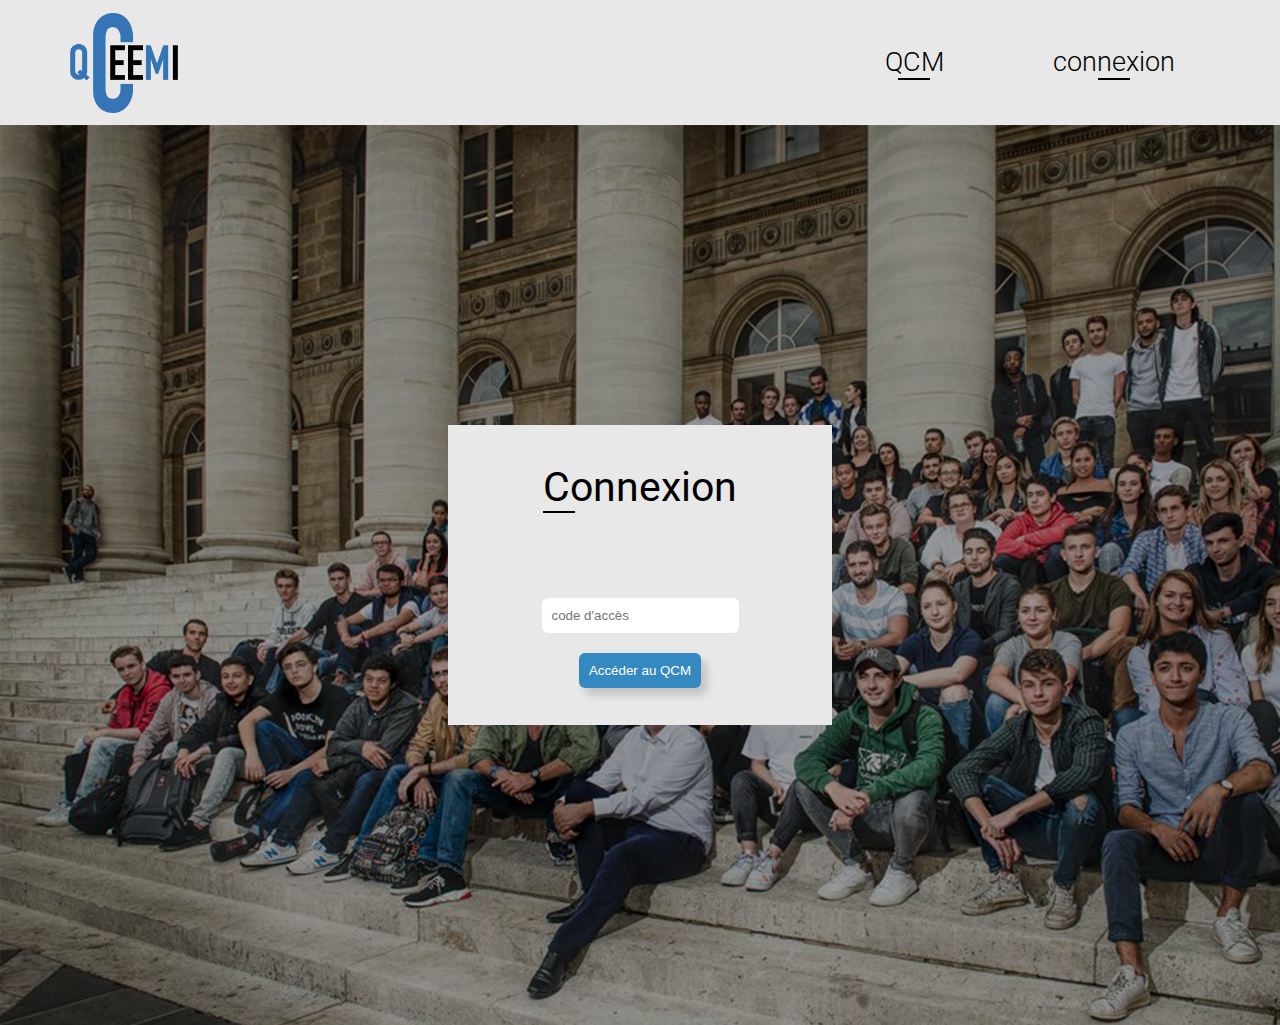
<file: workshop/Index.html>
<!DOCTYPE html>
<html>
    <head>
        <meta charset="utf-8">
        <link rel="stylesheet" href="style_index.css">
        <link href="https://fonts.googleapis.com/css?family=Roboto:100,300,300i,400,400i,500,500i,700,900&display=swap" rel="stylesheet">
        <title>QCEEMI</title>
    </head>
    <body>
        <header> <!--nav barre-->
            <div class="logo">
                <img src="logo.png" alt="logo" class="logo_img">
            </div>
            <div class="nav">
                <div class="menu">
                    <a href="">QCM</a>
                    <div class="underline"></div>
                </div>
                <div class="menu">
                    <a href="">connexion</a>
                <div class="underline"></div>
                </div>
            </div>
        </header>
        <main>
            <section>
                <div class="title">
                    <div>Connexion</div>
                    <div class="separation"></div>
                </div>
                <div class="conexion">
                    <div class="code"><input type="password" placeholder="code d'accès" required></div>
                    <div class="button"><input type="button" value="Accéder au QCM" OnClick="lien_page"/></div>
                </div>
            </section>
        </main>
    </body>
</html>
</file>
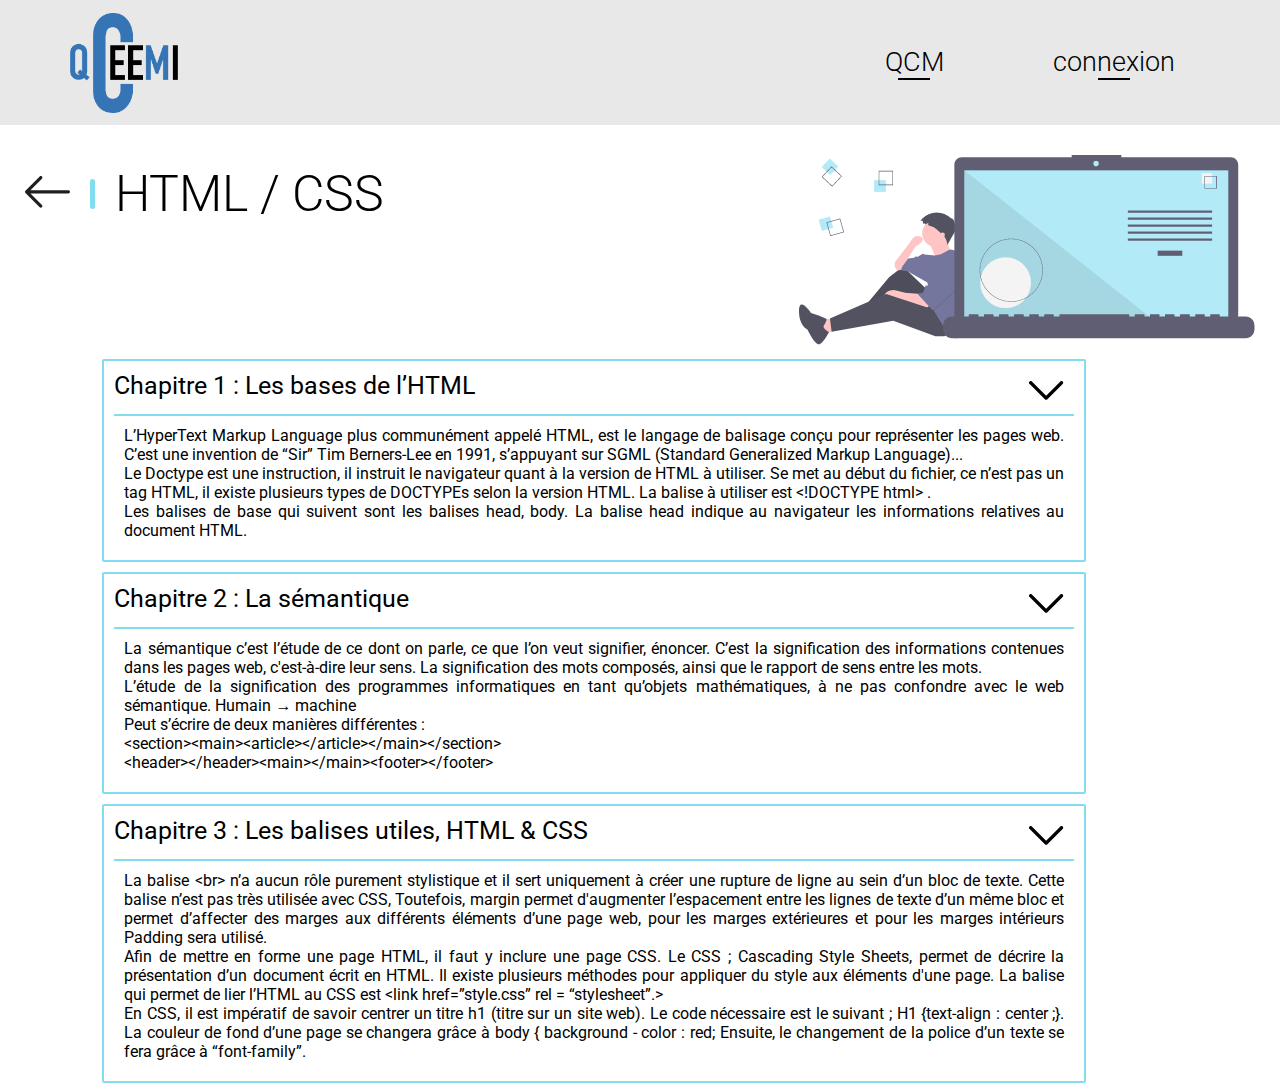
<file: workshop/dev.html>
<!DOCTYPE html>
<html>
    <head>
        <meta charset="utf-8">
        <link rel="stylesheet" href="style_dev.css">
        <link href="https://fonts.googleapis.com/css?family=Roboto:100,300,300i,400,400i,500,500i,700,900&display=swap" rel="stylesheet">
        <title>HTML / CSS</title>
    </head>
    <body>
        <header> <!--nav barre-->
            <div class="logo">
                <img src="logo.png" alt="logo" class="logo_img">
            </div>
            <div class="nav">
                <div class="menu">
                    <a href="">QCM</a>
                    <div class="underline"></div>
                </div>
                <div class="menu">
                    <a href="index.html">connexion</a>
                <div class="underline"></div>
                </div>
            </div>
        </header>
        <main>
            <section class="upper">
                <div class="title">
                    <div class="arrow">
                        <img src="right-arrow.png" alt="flèche">
                    </div>
                    <div class="barre">
                        <hr>
                    </div>
                    <div class="title_text">
                        HTML / CSS
                    </div>
                </div>
                <div class="icon">
                    <img src="icon2.png" alt="icone">
                </div>
            </section>
            <section class="principal">
                <div  class="chap"> 
                    <div class="visible">
                        <div class="visible_title">
                            Chapitre 1 : Les bases de l’HTML
                        </div>
                        <div class="down">
                            <img src="back.png" alt="ci-dessous">
                        </div>
                    </div>
                    <div class="cache">
                        L’HyperText Markup Language plus communément appelé HTML, est le langage de balisage conçu pour représenter les pages web.
                        C’est une  invention de “Sir” Tim Berners-Lee en 1991, s’appuyant sur SGML (Standard Generalized Markup Language)... <br>
                        Le Doctype est une instruction, il instruit le navigateur quant à la version de HTML à utiliser. Se met au début du fichier,
                         ce n’est pas un tag HTML, il existe plusieurs types de DOCTYPEs selon la version HTML. La balise à utiliser est &lt!DOCTYPE html&gt . <br>
                        Les balises de base qui suivent sont les balises head, body. La balise head indique au navigateur les informations relatives au document HTML. 
                    </div>
                </div>
                <div  class="chap"> 
                    <div class="visible">
                        <div class="visible_title">
                            Chapitre 2 : La sémantique
                        </div>
                        <div class="down">
                            <img src="back.png" alt="ci-dessous">
                        </div>
                    </div>
                    <div class="cache">
                        La sémantique c’est l’étude de ce dont on parle, ce que l’on veut signifier, énoncer. C’est la signification des informations 
                        contenues dans les pages web, c'est-à-dire leur sens. La signification des mots composés, ainsi que le rapport de sens entre les mots. <br>
                        L’étude de la signification des programmes informatiques en tant qu’objets mathématiques, à ne pas confondre avec le web sémantique. 
                        Humain → machine <br>
                        Peut s’écrire de deux manières différentes : <br>
                        &ltsection&gt&ltmain&gt&ltarticle&gt&lt/article&gt&lt/main&gt&lt/section&gt  <br>
                        &ltheader&gt&lt/header&gt&ltmain&gt&lt/main&gt&ltfooter&gt&lt/footer&gt

                    </div>
                </div>
                <div  class="chap"> 
                    <div class="visible">
                        <div class="visible_title">
                            Chapitre 3 : Les balises utiles, HTML & CSS
                        </div>
                        <div class="down">
                            <img src="back.png" alt="ci-dessous">
                        </div>
                    </div>
                    <div class="cache">
                        La balise &ltbr&gt n’a aucun rôle purement stylistique et il sert uniquement à créer une rupture de ligne au sein d’un bloc 
                        de texte. Cette balise n’est pas très utilisée avec CSS, Toutefois, margin permet d'augmenter l’espacement entre les lignes 
                        de texte d’un même bloc et permet d’affecter des marges aux différents éléments d’une page web, pour les marges extérieures 
                        et pour les marges intérieurs Padding sera utilisé. <br>
                        Afin de mettre en forme une page HTML, il faut y inclure une page CSS. Le CSS ; Cascading Style Sheets, permet de décrire la 
                        présentation d’un document écrit en HTML. Il existe plusieurs méthodes pour appliquer du style aux éléments d'une page.  
                        La balise qui permet  de lier l’HTML au CSS  est &ltlink href=”style.css” rel = “stylesheet”.&gt <br>
                        En CSS, il est impératif de savoir centrer un titre h1 (titre sur un site web). Le code nécessaire est le suivant ;  
                        H1 {text-align : center ;}. La couleur de fond d’une page se changera grâce à body { background - color : red;                             
                        Ensuite, le changement de la police d’un texte se fera grâce à “font-family”. 
                    </div>
                </div>
            </section>
        </main>
    </body>
</html>
</file>
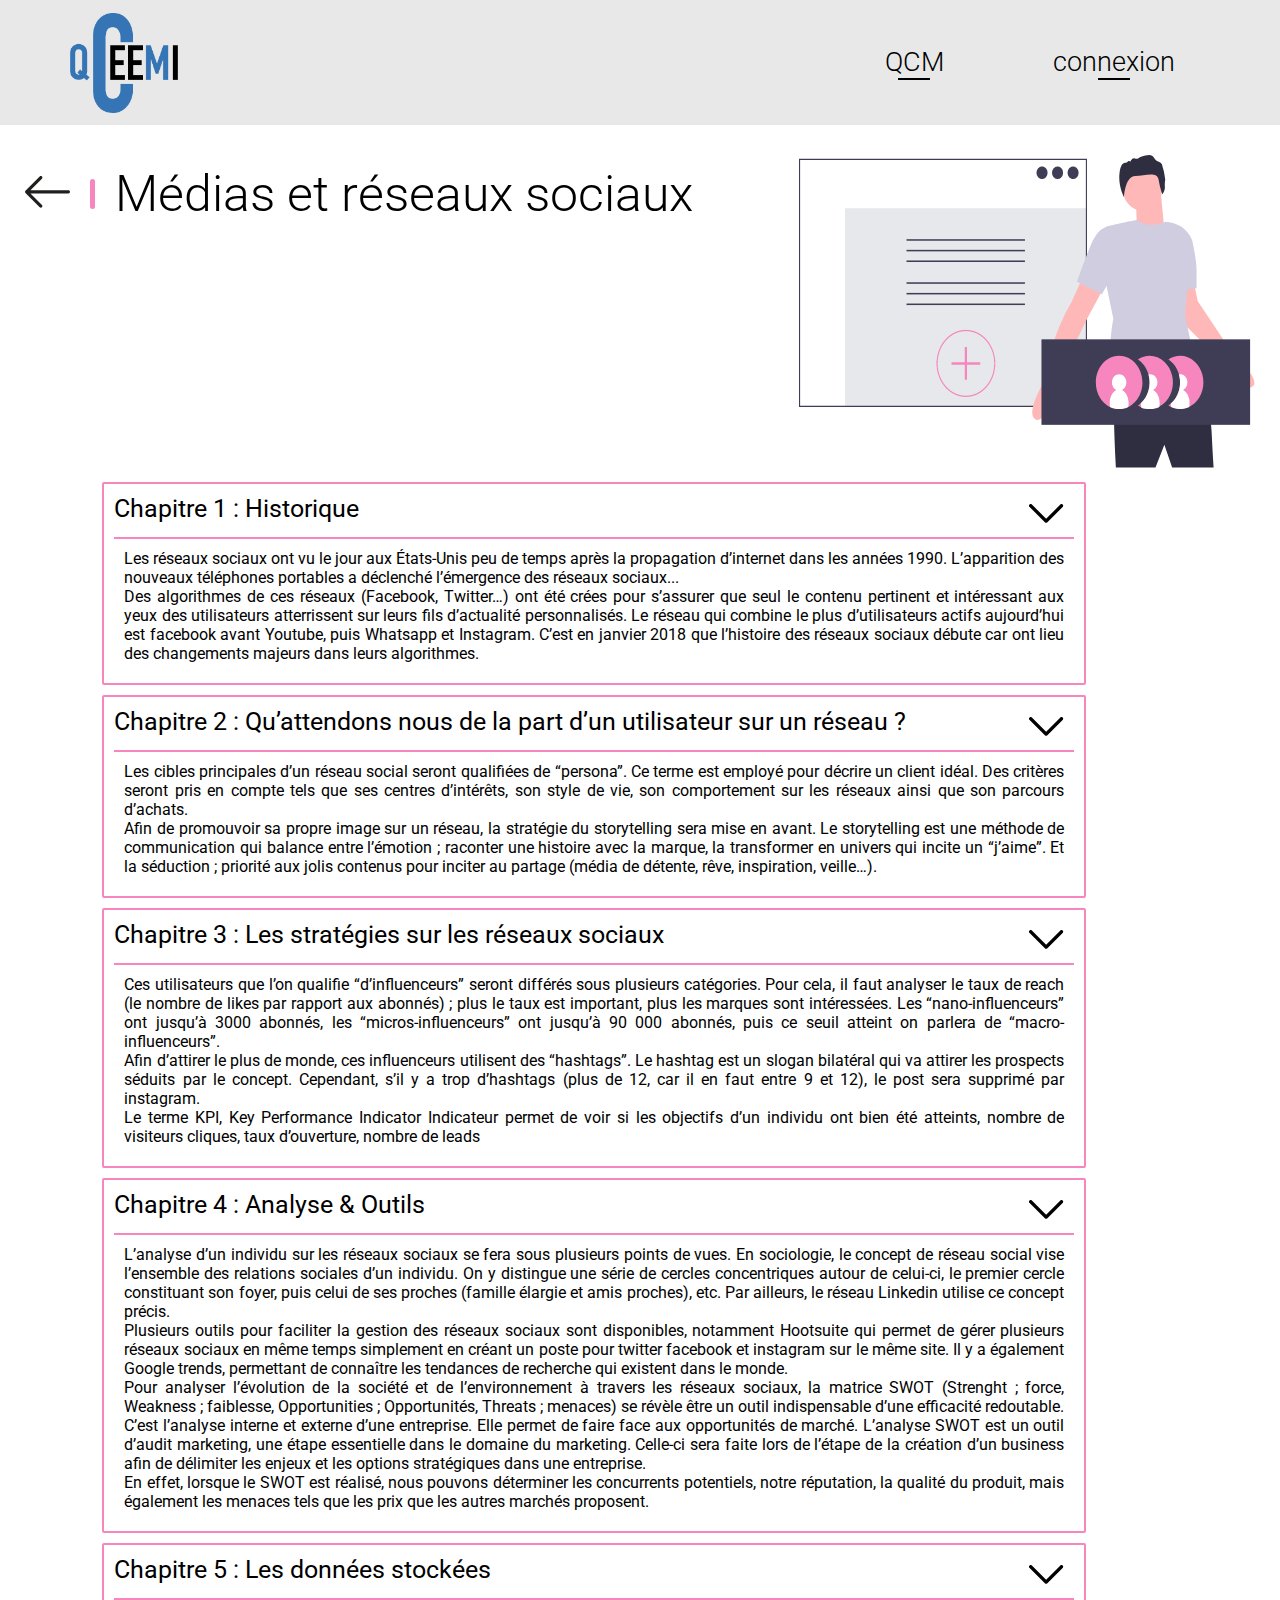
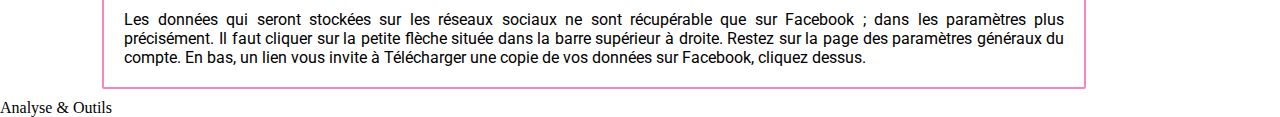
<file: workshop/medias.html>
<!DOCTYPE html>
<html lang="fr">
<head>
    <meta charset="UTF-8">
    <link rel="stylesheet" href="style_medias.css">
    <link href="https://fonts.googleapis.com/css?family=Roboto:100,300,300i,400,400i,500,500i,700,900&display=swap" rel="stylesheet">
    <title>Médias et réseaux sociaux</title>
</head>
<body>
    <header> <!--nav barre-->
        <div class="logo">
            <img src="logo.png" alt="logo" class="logo_img">
        </div>
        <div class="nav">
            <div class="menu">
                <a href="">QCM</a>
                <div class="underline"></div>
            </div>
            <div class="menu">
                <a href="index.html">connexion</a>
                <div class="underline"></div>
            </div>
        </div>
    </header>
    <main>
        <section class="upper">
            <div class="title">
                <div class="arrow">
                    <img src="right-arrow.png" alt="flèche">
                </div>
                <div class="barre">
                    <hr>
                </div>
                <div class="title_text">
                    Médias et réseaux sociaux
                </div>
            </div>
            <div class="icon">
                <img src="icon.png" alt="icone">
            </div>

        </section>
        <section class="principal">
            <div  class="chap"> 
                <div class="visible">
                    <div class="visible_title">
                        Chapitre 1 : Historique
                    </div>
                    <div class="down">
                        <img src="back.png" alt="ci-dessous">
                    </div>
                </div>
                <div class="cache">
                        Les réseaux sociaux ont vu le jour aux États-Unis peu de temps après la propagation d’internet dans les années 1990.
                        L’apparition des nouveaux téléphones portables a déclenché l’émergence des réseaux sociaux... <br>
                        Des algorithmes de ces réseaux (Facebook, Twitter…) ont été crées pour s’assurer que seul le contenu pertinent et 
                        intéressant aux yeux des utilisateurs atterrissent sur leurs fils d’actualité personnalisés. Le réseau qui combine le 
                        plus d’utilisateurs actifs aujourd’hui est facebook avant Youtube, puis Whatsapp et Instagram.   C’est en janvier  2018  
                        que l’histoire des réseaux sociaux débute car ont lieu des changements majeurs dans leurs algorithmes.
                </div>
            </div>
            <div  class="chap"> 
                <div class="visible">
                    <div class="visible_title">
                        Chapitre 2 : Qu’attendons nous de la part d’un utilisateur sur un réseau ? 
                    </div>
                    <div class="down">
                        <img src="back.png" alt="ci-dessous">
                    </div>
                </div>
                <div class="cache">
                        Les cibles principales d’un réseau social seront qualifiées de “persona”. Ce terme est employé pour décrire un client idéal.
                        Des critères seront pris en compte tels que ses centres d’intérêts, son style de vie, son comportement sur les réseaux ainsi
                        que son parcours d’achats. <br>
                        Afin de promouvoir sa propre image sur un réseau, la stratégie du storytelling sera mise en avant. Le storytelling est une 
                        méthode de communication qui balance entre l’émotion ; raconter une histoire avec la marque, la transformer en univers qui 
                        incite un “j’aime”. Et la séduction ; priorité aux jolis contenus pour inciter au partage (média de détente, rêve, inspiration, veille…).
                </div>
            </div>
            <div  class="chap"> 
                    <div class="visible">
                        <div class="visible_title">
                            Chapitre 3 : Les stratégies sur les réseaux sociaux 
                        </div>
                        <div class="down">
                            <img src="back.png" alt="ci-dessous">
                        </div>
                    </div>
                    <div class="cache">
                        Ces utilisateurs que l’on qualifie “d’influenceurs” seront différés sous plusieurs catégories. Pour cela, il faut analyser le 
                        taux de reach (le nombre de likes par rapport aux abonnés) ; plus le taux est important, plus les marques sont intéressées.
                        Les “nano-influenceurs” ont jusqu’à 3000 abonnés, les “micros-influenceurs” ont jusqu’à 90 000 abonnés, puis ce seuil atteint 
                        on parlera de “macro-influenceurs”.<br>
                        Afin d’attirer le plus de monde, ces  influenceurs utilisent des “hashtags”. Le hashtag est un slogan bilatéral qui va attirer  
                        les prospects séduits par le concept.  Cependant, s’il y a trop d’hashtags (plus de 12, car il en faut entre 9 et 12), le post 
                        sera supprimé par instagram. <br>
                        Le terme KPI, Key Performance Indicator Indicateur  permet de voir si les objectifs d’un individu ont bien été atteints, nombre 
                        de visiteurs cliques, taux d’ouverture, nombre de leads
                    </div>
                </div>
                <div  class="chap"> 
                    <div class="visible">
                        <div class="visible_title">
                            Chapitre 4 : Analyse & Outils 
                        </div>
                        <div class="down">
                            <img src="back.png" alt="ci-dessous">
                        </div>
                    </div>
                    <div class="cache">
                        L’analyse d’un individu sur les réseaux sociaux se fera sous plusieurs points de vues. En sociologie, le concept de réseau 
                        social vise l’ensemble des relations sociales d’un individu. On y distingue une série de cercles concentriques autour de 
                        celui-ci, le premier cercle constituant son foyer, puis celui de ses proches (famille élargie et amis proches), etc. 
                        Par ailleurs, le réseau  Linkedin utilise ce concept précis. <br>
                        Plusieurs outils pour faciliter la gestion des réseaux sociaux sont disponibles, notamment  Hootsuite qui permet de gérer 
                        plusieurs réseaux sociaux en même temps simplement en créant un poste pour twitter facebook et instagram sur le même site. 
                        Il y a également Google trends, permettant de connaître les tendances de recherche qui existent dans le monde. <br>
                        Pour analyser l’évolution de la société et de l’environnement à travers les réseaux sociaux,  la matrice SWOT (Strenght ; 
                        force, Weakness ; faiblesse, Opportunities ; Opportunités, Threats ; menaces)  se révèle être un outil indispensable d’une 
                        efficacité redoutable. C’est l’analyse interne et externe d’une entreprise.  Elle permet de faire face aux opportunités de marché. 
                        L’analyse SWOT est un outil d’audit marketing, une étape essentielle dans le domaine du marketing. Celle-ci sera faite lors de 
                        l’étape de la création d’un business afin de délimiter les enjeux et les options stratégiques dans une entreprise. <br>
                        En effet, lorsque le SWOT est réalisé, nous pouvons déterminer les concurrents potentiels, notre réputation, la qualité du 
                        produit, mais également les menaces tels que les prix que les autres marchés proposent.       
                    </div>
                </div>
                <div  class="chap"> 
                    <div class="visible">
                        <div class="visible_title">
                            Chapitre 5 : Les données stockées
                        </div>
                        <div class="down">
                            <img src="back.png" alt="ci-dessous">
                        </div>
                    </div>
                    <div class="cache">
                            Les données qui seront stockées sur les réseaux sociaux ne sont récupérable que sur Facebook ;   dans les paramètres plus 
                            précisément. Il faut cliquer sur la petite flèche située dans la barre supérieur à droite. Restez sur la page des paramètres 
                            généraux du compte. En bas, un lien vous invite à Télécharger une copie de vos données sur Facebook, cliquez dessus.  
                    </div>
                </div>
        </section>
        Analyse & Outils
    </main>
</body>
</html>
</file>
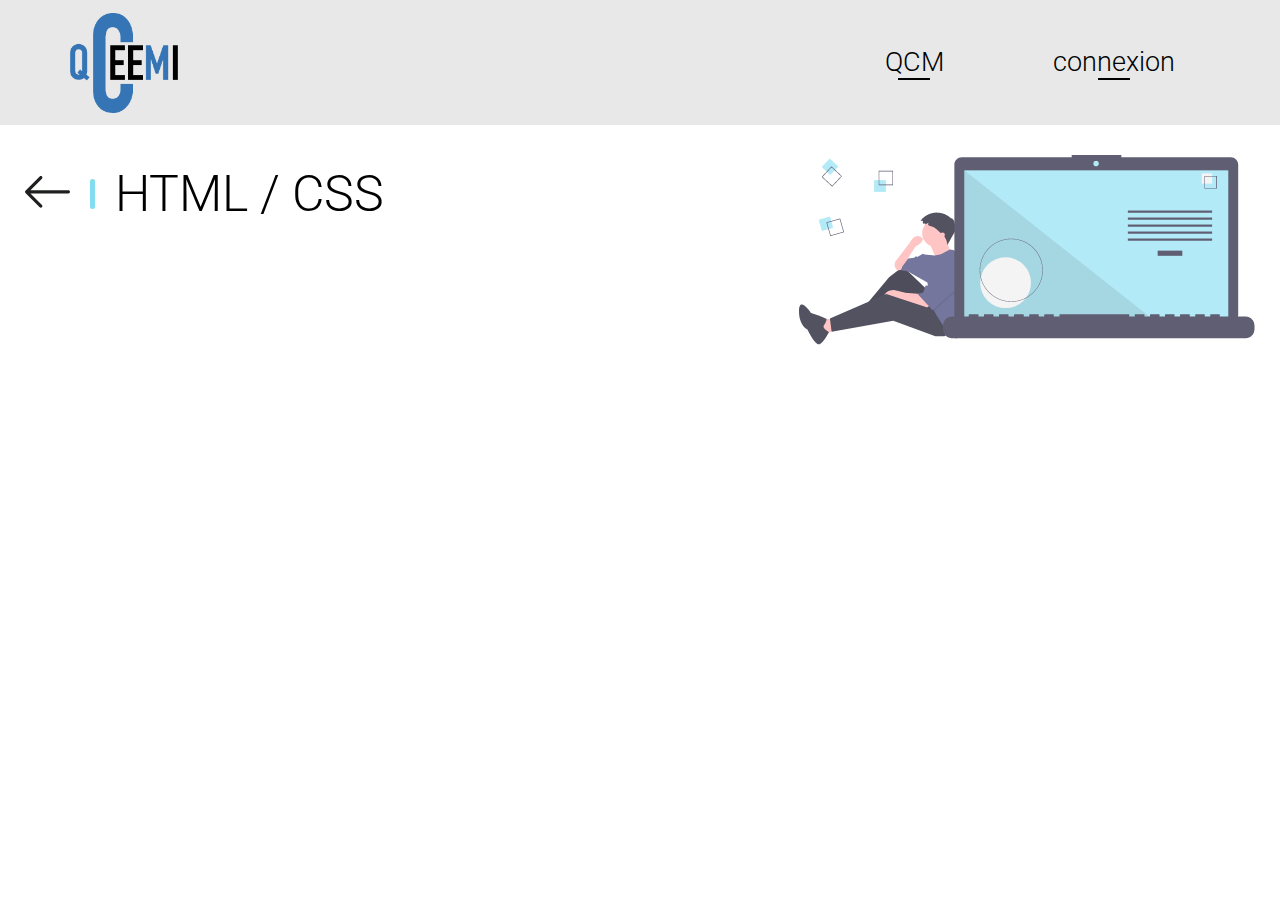
<file: workshop/qcm_medias.html>
<!DOCTYPE html>
<html>
    <head>
        <meta charset="utf-8">
        <link rel="stylesheet" href="style_qcm_medias.css">
        <link href="https://fonts.googleapis.com/css?family=Roboto:100,300,300i,400,400i,500,500i,700,900&display=swap" rel="stylesheet">
        <title>HTML / CSS</title>
    </head>
    <body>
        <header> <!--nav barre-->
            <div class="logo">
                <img src="logo.png" alt="logo" class="logo_img">
            </div>
            <div class="nav">
                <div class="menu">
                    <a href="">QCM</a>
                    <div class="underline"></div>
                </div>
                <div class="menu">
                    <a href="index.html">connexion</a>
                <div class="underline"></div>
                </div>
            </div>
        </header>
        <main>
            <section class="upper">
                <div class="title">
                    <div class="arrow">
                        <img src="right-arrow.png" alt="flèche">
                    </div>
                    <div class="barre">
                        <hr>
                    </div>
                    <div class="title_text">
                        HTML / CSS
                    </div>
                </div>
                <div class="icon">
                    <img src="icon2.png" alt="icone">
                </div>
            </section>
        </main>
    </body>
</html>
</file>
<file: workshop/style_index.css>
body{
    margin: 0;
    padding: 0;
    height: 100vh;
}

/*début nav barre */
header{
    background-color:#E8E8E8;
    margin: 0;
    display: flex;
    justify-content: space-between;
    align-items: center;
    height: 125px;
}

.nav{
    display: flex;
    justify-content: space-around;
    width: 400px;
    padding: 0;
    padding-right: 50px;
}

.logo{
    height: 100px;
    margin-left: 70px;
}

.logo_img{
    height: 100%;
}

a{
    font-family: 'Roboto', sans-serif;
    font-size: 27px;
    text-decoration: none;
    color: black;
    font-weight: 300;
}

.underline{
    width: 32px;
    height: 2px;
    background-color: black;
    padding: 0;
}

.menu{
    display: flex;
    flex-direction: column;
    align-items: center;
}

.menu:hover .underline{
    width :85%;
}

/*fin nav barre */

main{
    background: url("fond.png") no-repeat;
    background-size: cover;
    height: 100%;
    display: flex;
    justify-content: center;
    align-items: center;
}

section{
    background-color: #E8E8E8;
    width: 30%;
    height: 300px;
    display: flex;
    flex-direction: column;
    justify-content: space-around;
    align-items: center;

}

.title{
    font-family: 'Roboto', sans-serif;
    font-size: 41px;
    height: 20%;
}

.code
    font-family: 'Roboto', sans-serif;
}

.button{
    font-family: 'Roboto', sans-serif;
}

.conexion{
    display: flex;
    flex-direction: column;
    justify-content: space-between;
    align-items: center;
    height: 30%;
}

input[type=button] {
    background-color: #3589C1;
    border: none;
    border-radius: 6px;
    box-shadow: 6px 7px 9px #00000029;
    padding: 10px;
    color: white;
}

input[type=password] {
    border: none;
    border-radius: 6px;
    padding: 10px;
}

.separation{
    width: 32px;
    height: 2px;
    background-color: black;
    padding: 0;
}
</file>
<file: workshop/style_dev.css>
body{
    margin: 0;
    padding: 0;
    height: 100vh;
}

/*début nav barre */
header{
    background-color:#E8E8E8;
    margin: 0;
    display: flex;
    justify-content: space-between;
    align-items: center;
    height: 125px;
}

.nav{
    display: flex;
    justify-content: space-around;
    width: 400px;
    padding: 0;
    padding-right: 50px;
}

.logo{
    height: 100px;
    margin-left: 70px;
}

.logo_img{
    height: 100%;
}

a{
    font-family: 'Roboto', sans-serif;
    font-size: 27px;
    text-decoration: none;
    color: black;
    font-weight: 300;
}

.underline{
    width: 32px;
    height: 2px;
    background-color: black;
    padding: 0;
}

.menu{
    display: flex;
    flex-direction: column;
    align-items: center;
}

.menu:hover .underline{
    width :85%;
}

/*fin nav barre */

/* début titre page*/
.upper{
    display: flex;
    justify-content: space-between;
    margin-top:30px;
    align-items: flex-start;
}

.title{
    display: flex;
    justify-content: space-around;
    align-items: center;
}

.arrow{
    margin: 10px;
    margin-left: 25px;
}

.barre{
    margin: 10px;
}

hr{
    height: 30px;
    width: 5px;
    background-color: #82DDF0;
    border: none;
    border-radius: 6px;
}

.title_text{
    margin: 10px;
    font-family: 'Roboto', sans-serif;
    font-size: 50px;
    font-weight: 300;
}

.icon{
    margin-right: 25px;
}
/* fin titre page*/

/* début contenu*/
.chap{
    width: 75%;
    border: solid 2px #82DDF0;
    border-radius: 2px;
    padding: 10px;
    margin: 10px;
    margin-left: 8%;
}

.visible{
    display: flex;
    justify-content: space-between;
}

.visible_title{
    font-family: 'Roboto', sans-serif;
    font-size: 25px;
}

.down{
    margin: 10px;
}

.cache{
    font-family: 'Roboto', sans-serif;
    font-size: 16px;
    text-align: justify;
    border-top: solid 2px #82DDF0;
    padding: 10px;
}

/*fin contenu*/
</file>
<file: workshop/style_medias.css>
body{
    margin: 0;
    padding: 0;
    height: 100vh;
}

/*début nav barre */
header{
    background-color:#E8E8E8;
    margin: 0;
    display: flex;
    justify-content: space-between;
    align-items: center;
    height: 125px;
}

.nav{
    display: flex;
    justify-content: space-around;
    width: 400px;
    padding: 0;
    padding-right: 50px;
}

.logo{
    height: 100px;
    margin-left: 70px;
}

.logo_img{
    height: 100%;
}

a{
    font-family: 'Roboto', sans-serif;
    font-size: 27px;
    text-decoration: none;
    color: black;
    font-weight: 300;
}

.underline{
    width: 32px;
    height: 2px;
    background-color: black;
    padding: 0;
}

.menu{
    display: flex;
    flex-direction: column;
    align-items: center;
}

.menu:hover .underline{
    width :85%;
}

/*fin nav barre */

/* début titre page*/
.upper{
    display: flex;
    justify-content: space-between;
    margin-top:30px;
    align-items: flex-start;
}

.title{
    display: flex;
    justify-content: space-around;
    align-items: center;
}

.arrow{
    margin: 10px;
    margin-left: 25px;
}

.barre{
    margin: 10px;
}

hr{
    height: 30px;
    width: 5px;
    background-color: #F686BD;
    border: none;
    border-radius: 6px;
}

.title_text{
    margin: 10px;
    font-family: 'Roboto', sans-serif;
    font-size: 50px;
    font-weight: 300;
}

.icon{
    margin-right: 25px;
}
/* fin titre page*/

/* début contenu*/
.chap{
    width: 75%;
    border: solid 2px #F686BD;
    border-radius: 2px;
    padding: 10px;
    margin: 10px;
    margin-left: 8%;
}

.visible{
    display: flex;
    justify-content: space-between;
}

.visible_title{
    font-family: 'Roboto', sans-serif;
    font-size: 25px;
}

.down{
    margin: 10px;
}

.cache{
    font-family: 'Roboto', sans-serif;
    font-size: 16px;
    text-align: justify;
    border-top: solid 2px #F686BD;
    padding: 10px;
}

/*fin contenu*/
</file>
<file: workshop/style_qcm_medias.css>
body{
    margin: 0;
    padding: 0;
    height: 100vh;
}

/*début nav barre */
header{
    background-color:#E8E8E8;
    margin: 0;
    display: flex;
    justify-content: space-between;
    align-items: center;
    height: 125px;
}

.nav{
    display: flex;
    justify-content: space-around;
    width: 400px;
    padding: 0;
    padding-right: 50px;
}

.logo{
    height: 100px;
    margin-left: 70px;
}

.logo_img{
    height: 100%;
}

a{
    font-family: 'Roboto', sans-serif;
    font-size: 27px;
    text-decoration: none;
    color: black;
    font-weight: 300;
}

.underline{
    width: 32px;
    height: 2px;
    background-color: black;
    padding: 0;
}

.menu{
    display: flex;
    flex-direction: column;
    align-items: center;
}

.menu:hover .underline{
    width :85%;
}

/*fin nav barre */

/* début titre page*/
.upper{
    display: flex;
    justify-content: space-between;
    margin-top:30px;
    align-items: flex-start;
}

.title{
    display: flex;
    justify-content: space-around;
    align-items: center;
}

.arrow{
    margin: 10px;
    margin-left: 25px;
}

.barre{
    margin: 10px;
}

hr{
    height: 30px;
    width: 5px;
    background-color: #82DDF0;
    border: none;
    border-radius: 6px;
}

.title_text{
    margin: 10px;
    font-family: 'Roboto', sans-serif;
    font-size: 50px;
    font-weight: 300;
}

.icon{
    margin-right: 25px;
}
/* fin titre page*/
</file>
